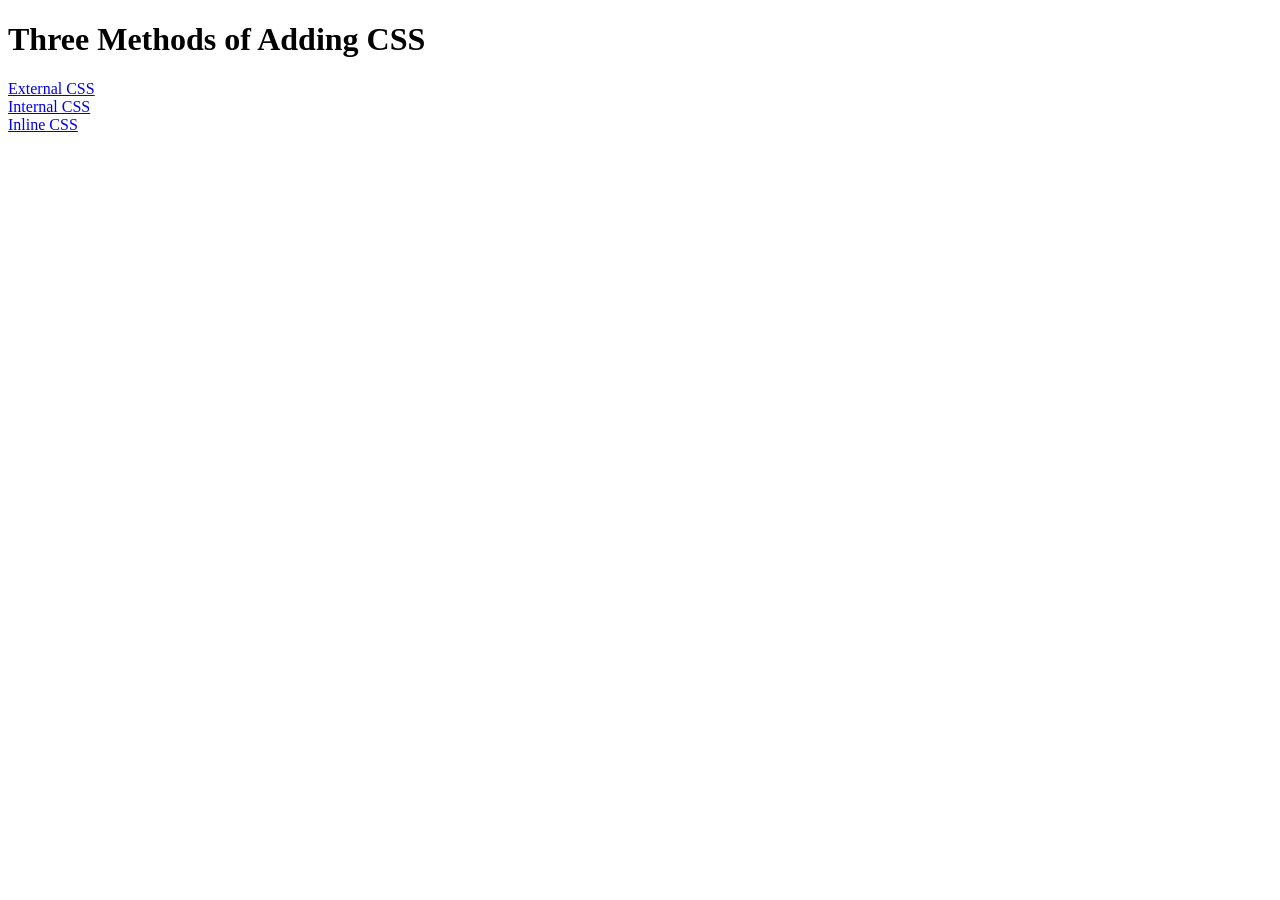
<file: CSS - Activity 1/index.html>
<!DOCTYPE html>
<html lang="en">

<head>
  <meta charset="UTF-8">
  <title>Adding CSS</title>
</head>

<body>
  <h1>Three Methods of Adding CSS</h1>
  <a href = "external.html">External CSS</a> <br>
  <a href = "internal.html">Internal CSS</a> <br>
  <a href = "inline.html">Inline CSS</a> <br>
</body>

</html>
</file>
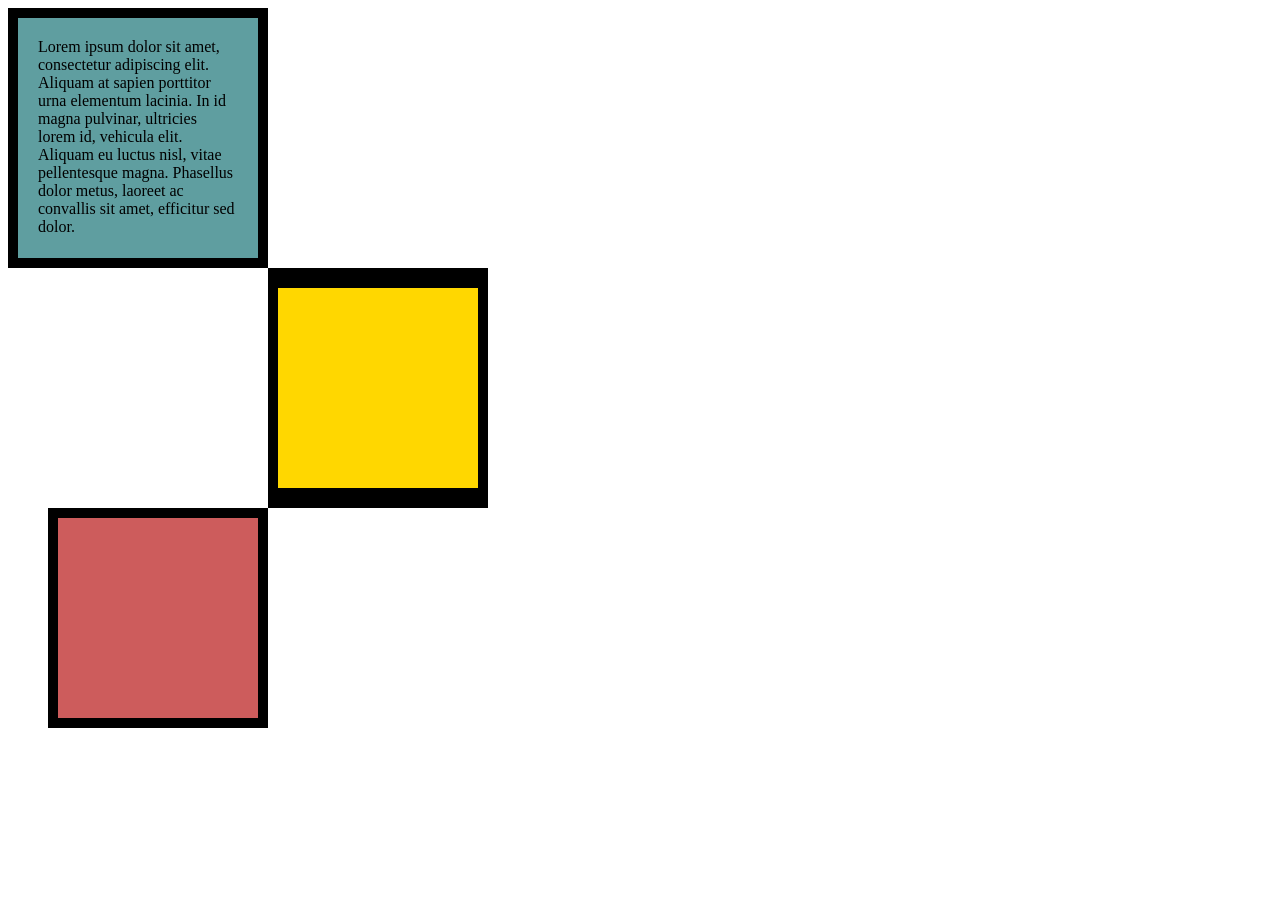
<file: CSS - Activity 2/index.html>
<!DOCTYPE html>
<html lang="en">

<head>
  <meta charset="UTF-8">
  <title>CSS Box Model</title>
  <style>
    div {
      width: 200px;
      height: 200px;
    }

    .first {
      background-color: cadetblue;
      padding: 20px;
      border: 10px solid black;
    }

    p {
      margin: 0;
    }

    .second {
      background-color: gold;
      border-top: 20px solid black;
      border-bottom: 20px solid black;
      border-left: 10px solid black;
      border-right: 10px solid black;
      margin-left: 260px;
    }

    .third {
      background-color: indianred;
      border: 10px solid black;
      margin-left: 40px;
    }
  </style>
</head>

<body>
  <div class="first">
    <p>
      Lorem ipsum dolor sit amet, consectetur adipiscing elit.
      Aliquam at sapien porttitor urna elementum lacinia. In
      id magna pulvinar, ultricies lorem id, vehicula elit.
      Aliquam eu luctus nisl, vitae pellentesque magna. Phasellus
      dolor metus, laoreet ac convallis sit amet, efficitur sed
      dolor.
    </p>
  </div>

  <div class="second"></div>

  <div class="third"></div>
</body>

</html>
</file>
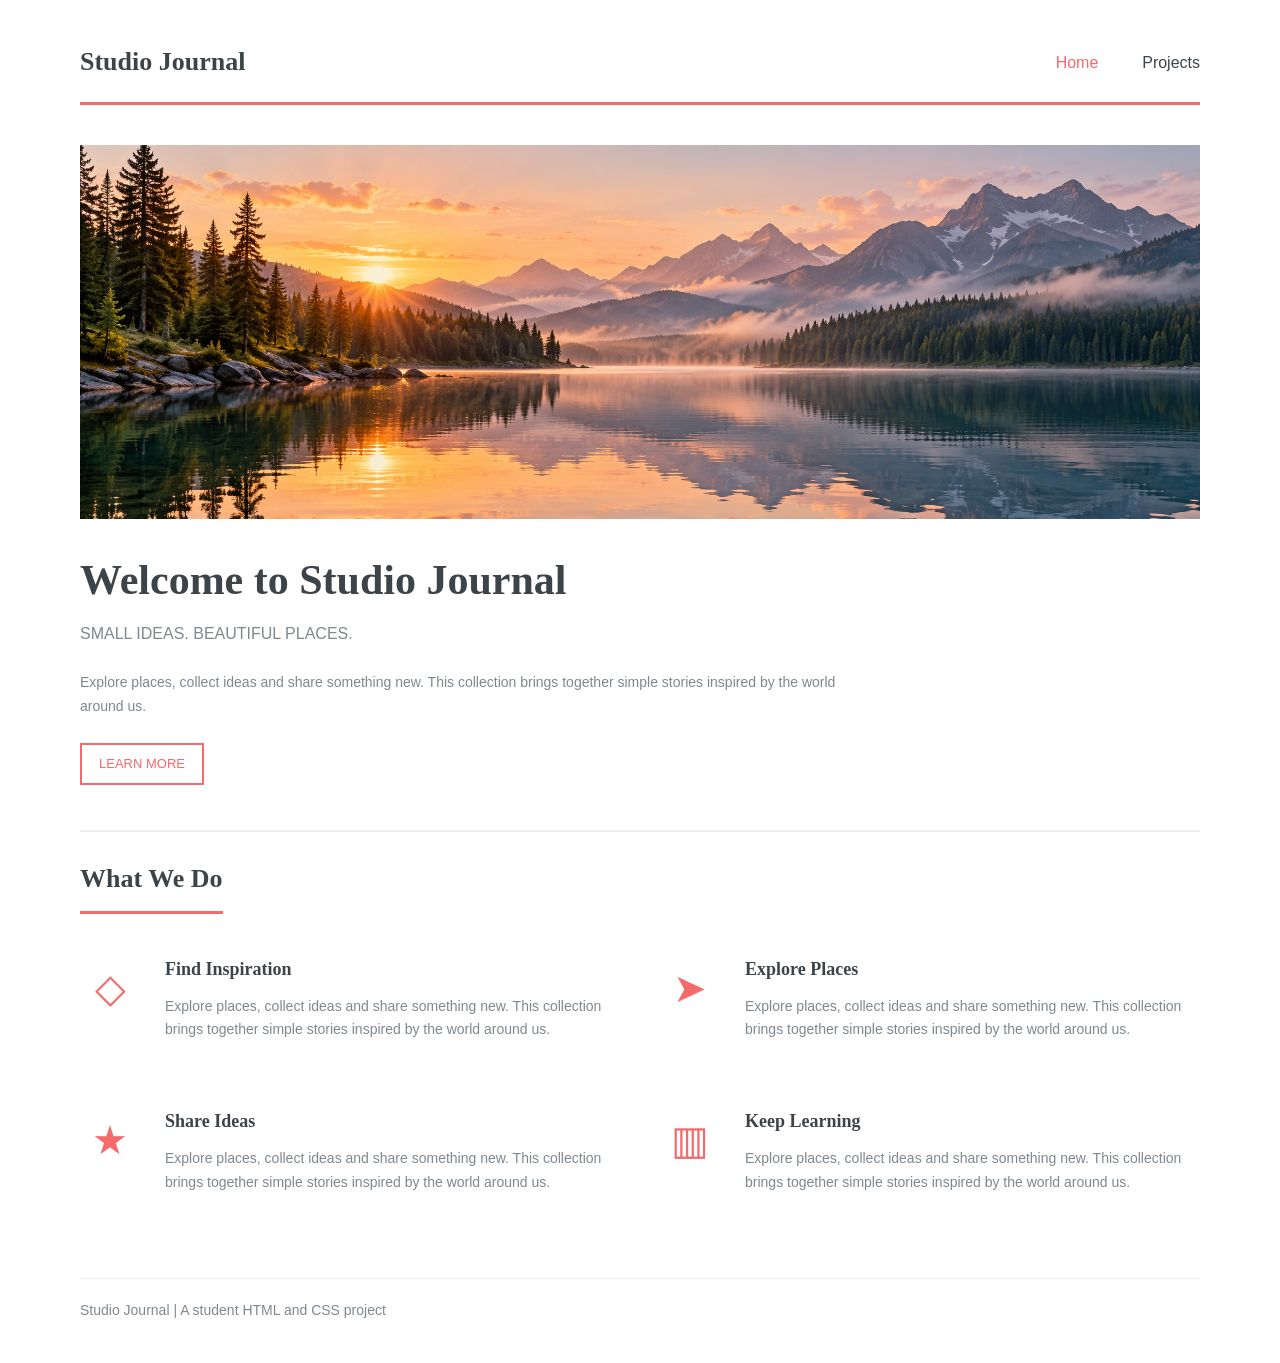
<file: Lab Practical 2/index.html>
<!DOCTYPE html>
<html lang="en">
<head>
    <meta charset="UTF-8">
    <meta name="viewport" content="width=device-width, initial-scale=1.0">
    <title>Studio Journal | Home</title>
    <link rel="stylesheet" href="style.css">
</head>
<body>
    <header>
        <a class="logo" href="index.html"><strong>Studio Journal</strong></a>
        <nav>
            <a href="index.html" class="active" aria-current="page">Home</a>
            <a href="projects.html">Projects</a>
        </nav>
    </header>

    <main>
        <section class="intro">
            <img class="banner" src="images/pic10.png" alt="Mountain lake at sunrise">
            <h1>Welcome to Studio Journal</h1>
            <p class="subtitle">Small ideas. Beautiful places.</p>
            <p>Explore places, collect ideas and share something new. This collection brings together simple stories inspired by the world around us.</p>
            <a class="button" href="#features">Learn More</a>
        </section>

        <section id="features">
            <h2>What We Do</h2>
            <div class="features">
                <article class="feature">
                    <span class="icon" aria-hidden="true">◇</span>
                    <div>
                        <h3>Find Inspiration</h3>
                        <p>Explore places, collect ideas and share something new. This collection brings together simple stories inspired by the world around us.</p>
                    </div>
                </article>
                <article class="feature">
                    <span class="icon" aria-hidden="true">➤</span>
                    <div>
                        <h3>Explore Places</h3>
                        <p>Explore places, collect ideas and share something new. This collection brings together simple stories inspired by the world around us.</p>
                    </div>
                </article>
                <article class="feature">
                    <span class="icon" aria-hidden="true">★</span>
                    <div>
                        <h3>Share Ideas</h3>
                        <p>Explore places, collect ideas and share something new. This collection brings together simple stories inspired by the world around us.</p>
                    </div>
                </article>
                <article class="feature">
                    <span class="icon" aria-hidden="true">▥</span>
                    <div>
                        <h3>Keep Learning</h3>
                        <p>Explore places, collect ideas and share something new. This collection brings together simple stories inspired by the world around us.</p>
                    </div>
                </article>
            </div>
        </section>
    </main>
    <footer>Studio Journal | A student HTML and CSS project</footer>
</body>
</html>
</file>
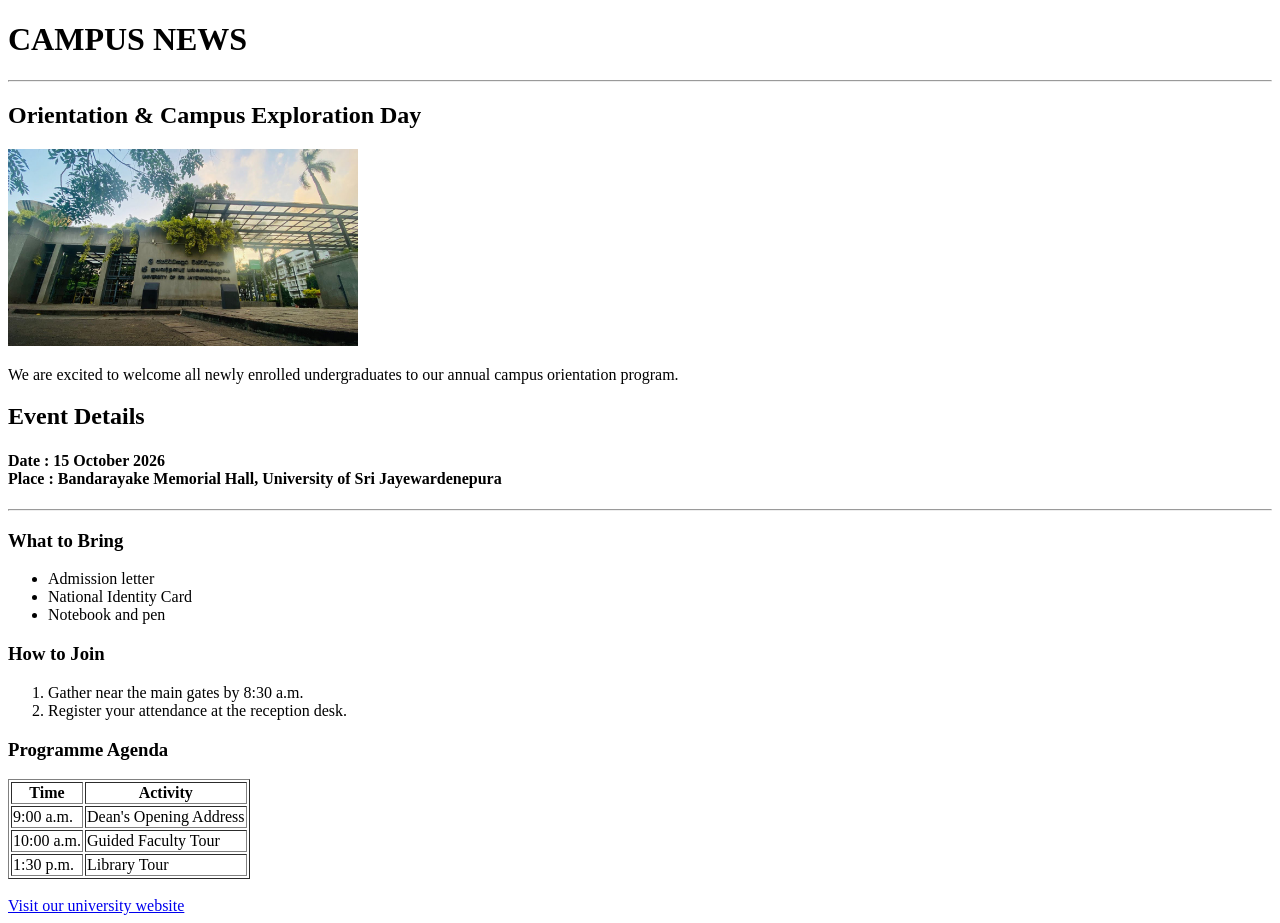
<file: Lab Practical 1/Campus News.html>
<!DOCTYPE html>
<html lang="en">
    <head>
        <meta charset="UTF-8">
    <title>CAMPUS NEWS | USJP</title>
    </head>
    
    <body>

        <h1>CAMPUS NEWS</h1>
        <hr>
        <h2>Orientation & Campus Exploration Day</h2>

        <img src="university.jpg" alt="University campus" width="350">

        <p>We are excited to welcome all newly enrolled undergraduates to our annual campus orientation program.</p>

        <h2>Event Details</h2>
        <h4>
            Date  : 15 October 2026<br>
            Place : Bandarayake Memorial Hall, University of Sri Jayewardenepura<br>
        </h4>

        <hr>

        <h3>What to Bring</h3>
        <ul>
            <li>Admission letter</li>
            <li>National Identity Card</li>
            <li>Notebook and pen</li>
        </ul>

        <h3>How to Join</h3>
        <ol>
            <li>Gather near the main gates by 8:30 a.m.</li>
            <li>Register your attendance at the reception desk.</li>
        </ol>

        <h3>Programme Agenda</h3>
        <table border="1">
            <tr>
                <th>Time</th>
                <th>Activity</th>
            </tr>
            <tr>
                <td>9:00 a.m.</td>
                <td>Dean's Opening Address</td>
            </tr>
            <tr>
                <td>10:00 a.m.</td>
                <td>Guided Faculty Tour</td>
            </tr>
            <tr>
                <td>1:30 p.m.</td>
                <td>Library Tour</td>
        </table>

        <br>

        <a href="https://www.sjp.ac.lk/">Visit our university website</a>

    </body>
</html>
</file>
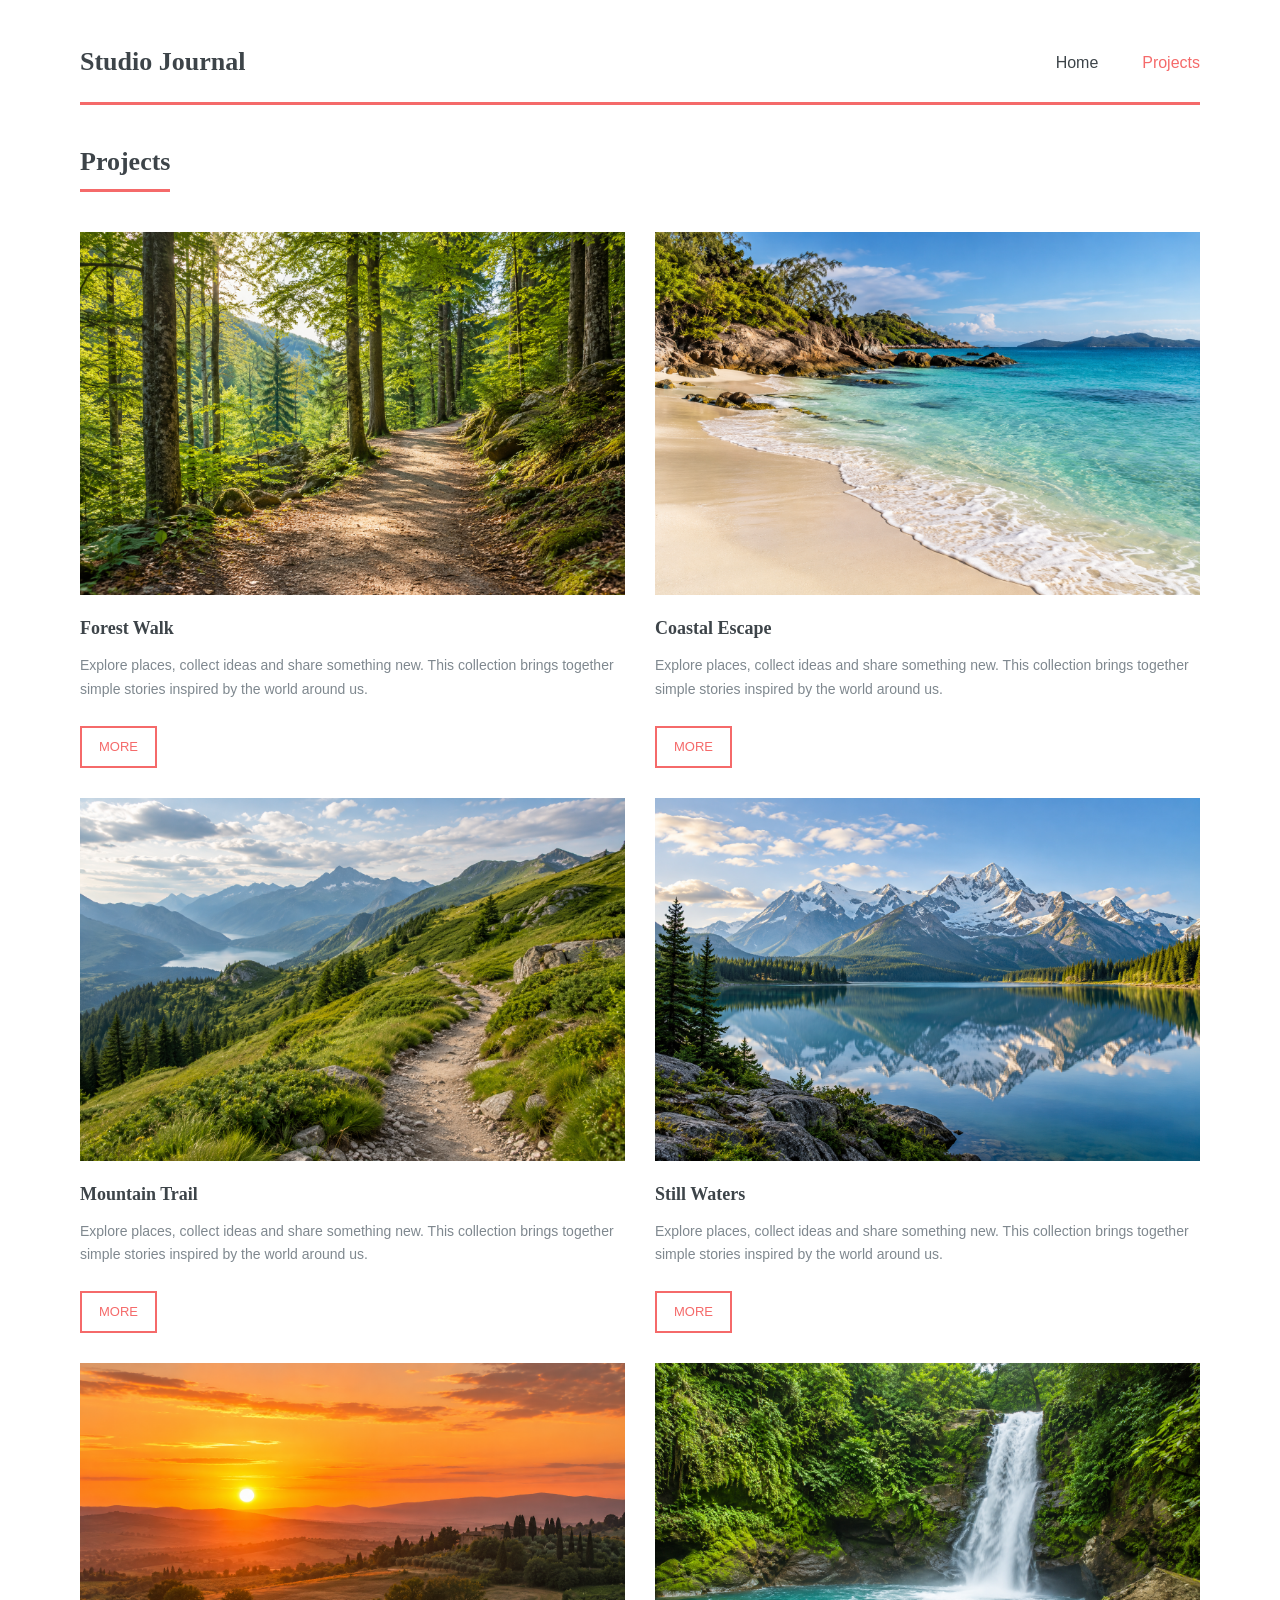
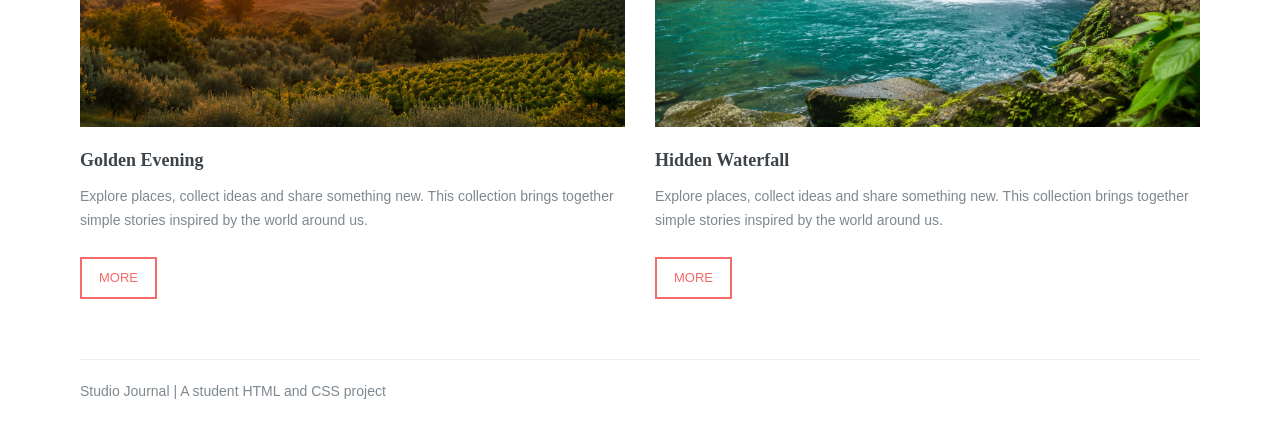
<file: Lab Practical 2/projects.html>
<!DOCTYPE html>
<html lang="en">
<head>
    <meta charset="UTF-8">
    <meta name="viewport" content="width=device-width, initial-scale=1.0">
    <title>Studio Journal | Projects</title>
    <link rel="stylesheet" href="style.css">
</head>
<body>
    <header>
        <a class="logo" href="index.html"><strong>Studio Journal</strong></a>
        <nav>
            <a href="index.html">Home</a>
            <a href="projects.html" class="active" aria-current="page">Projects</a>
        </nav>
    </header>

    <main>
        <section>
            <h1 class="section-title">Projects</h1>
            <div class="projects">
                <article>
                    <img src="images/pic01.png" alt="Sunlit path through a green forest">
                    <h3>Forest Walk</h3>
                    <p>Explore places, collect ideas and share something new. This collection brings together simple stories inspired by the world around us.</p>
                    <a class="button" href="images/pic01.png">More</a>
                </article>
                <article>
                    <img src="images/pic02.png" alt="Sandy coastline beside turquoise water">
                    <h3>Coastal Escape</h3>
                    <p>Explore places, collect ideas and share something new. This collection brings together simple stories inspired by the world around us.</p>
                    <a class="button" href="images/pic02.png">More</a>
                </article>
                <article>
                    <img src="images/pic03.png" alt="Trail through green mountain hills">
                    <h3>Mountain Trail</h3>
                    <p>Explore places, collect ideas and share something new. This collection brings together simple stories inspired by the world around us.</p>
                    <a class="button" href="images/pic03.png">More</a>
                </article>
                <article>
                    <img src="images/pic04.png" alt="Lake reflecting distant mountains">
                    <h3>Still Waters</h3>
                    <p>Explore places, collect ideas and share something new. This collection brings together simple stories inspired by the world around us.</p>
                    <a class="button" href="images/pic04.png">More</a>
                </article>
                <article>
                    <img src="images/pic05.png" alt="Sunset over rolling countryside">
                    <h3>Golden Evening</h3>
                    <p>Explore places, collect ideas and share something new. This collection brings together simple stories inspired by the world around us.</p>
                    <a class="button" href="images/pic05.png">More</a>
                </article>
                <article>
                    <img src="images/pic06.png" alt="Waterfall surrounded by green plants">
                    <h3>Hidden Waterfall</h3>
                    <p>Explore places, collect ideas and share something new. This collection brings together simple stories inspired by the world around us.</p>
                    <a class="button" href="images/pic06.png">More</a>
                </article>
            </div>
        </section>
    </main>
    <footer>Studio Journal | A student HTML and CSS project</footer>
</body>
</html>
</file>
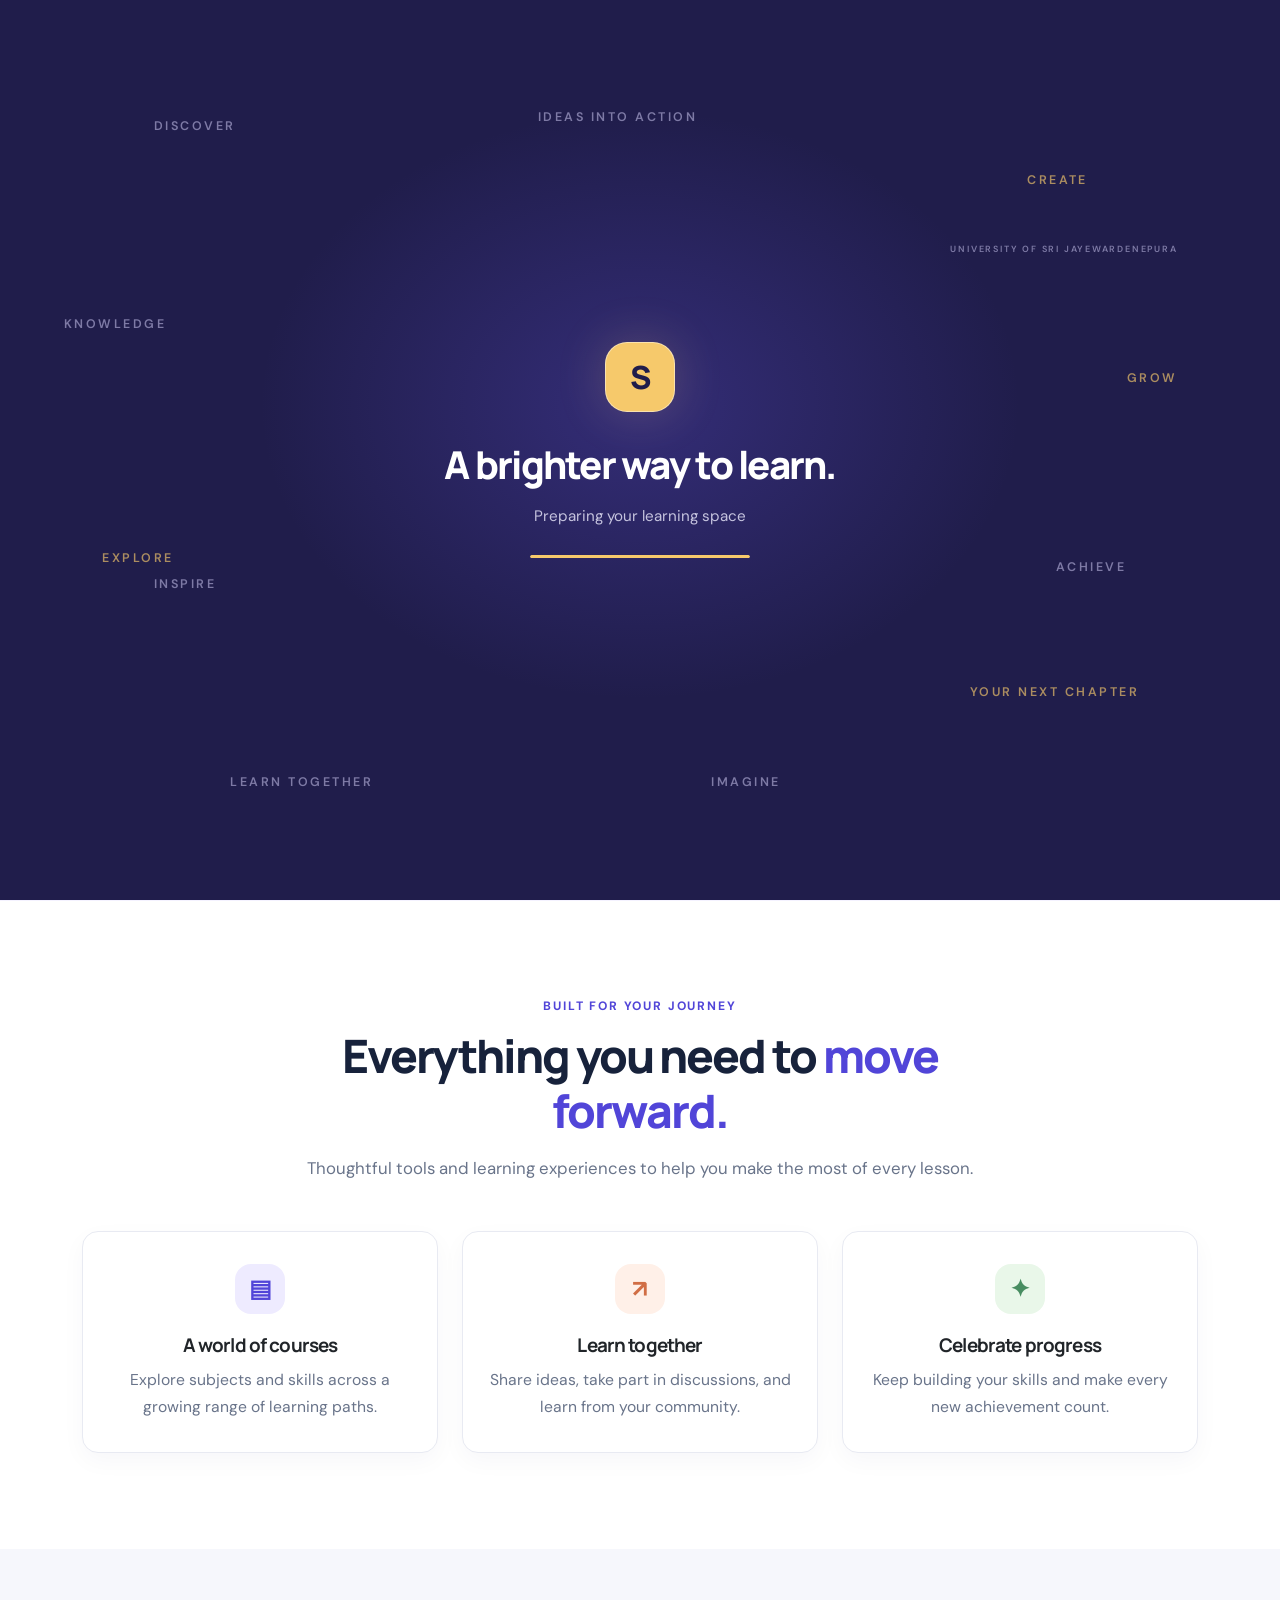
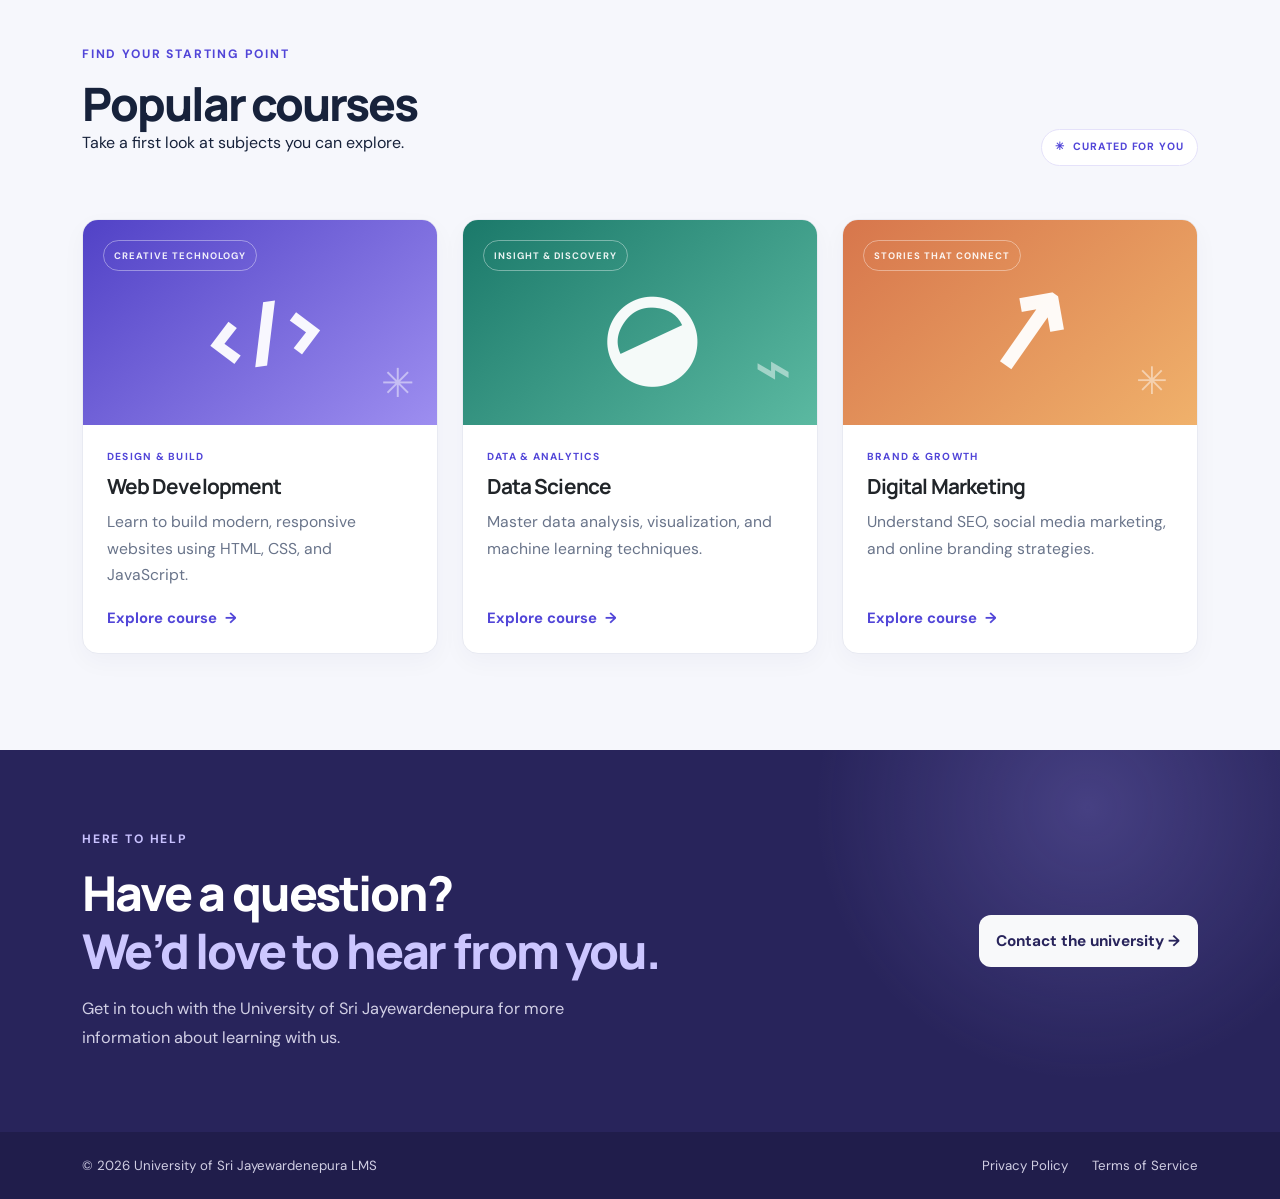
<file: Practical 2 - LMS using Bootstrap/LMS.html>
<!DOCTYPE html>
<html lang="en">

<head>
    <meta charset="UTF-8">
    <meta name="viewport" content="width=device-width, initial-scale=1.0">
    <title>LMS</title>

    <script>
        document.documentElement.classList.add("has-loader");
        window.lmsLoaderFallback = window.setTimeout(() => {
            document.documentElement.classList.remove("has-loader", "loader-exiting");
        }, 4000);
    </script>
    <link href="https://cdn.jsdelivr.net/npm/bootstrap@5.3.3/dist/css/bootstrap.min.css" rel="stylesheet">
    <link href="style.css" rel="stylesheet">
</head>

<body class="min-vh-100">

    <div class="loading-screen" id="loading-screen" aria-hidden="true">
        <span class="loading-word loading-word-one">DISCOVER</span>
        <span class="loading-word loading-word-two">CREATE</span>
        <span class="loading-word loading-word-three">KNOWLEDGE</span>
        <span class="loading-word loading-word-four">GROW</span>
        <span class="loading-word loading-word-five">INSPIRE</span>
        <span class="loading-word loading-word-six">YOUR NEXT CHAPTER</span>
        <span class="loading-word loading-word-seven">LEARN TOGETHER</span>
        <span class="loading-word loading-word-eight">IDEAS INTO ACTION</span>
        <span class="loading-word loading-word-nine">EXPLORE</span>
        <span class="loading-word loading-word-ten">ACHIEVE</span>
        <span class="loading-word loading-word-eleven">IMAGINE</span>
        <span class="loading-word loading-word-twelve">UNIVERSITY OF SRI JAYEWARDENEPURA</span>
        <div class="loading-center">
            <span class="loading-mark" aria-hidden="true">S</span>
            <p class="loading-title">A brighter way to learn.</p>
            <p class="loading-caption">Preparing your learning space</p>
            <div class="loading-progress" aria-hidden="true"><span></span></div>
        </div>
    </div>
    <p class="visually-hidden" role="status" aria-live="polite">Preparing your learning space.</p>

    <div class="container-fluid p-0 min-vh-100 d-flex flex-column">

        <a class="skip-link" href="#main-content">Skip to content</a>

        <nav class="navbar navbar-expand-lg navbar-dark site-navbar">
            <div class="container">
                <a class="navbar-brand brand-lockup" href="#home"
                    aria-label="University of Sri Jayewardenepura Learning Management System">
                    <span class="brand-mark" aria-hidden="true">S</span>
                    <span class="brand-copy">
                        <span class="brand-title">Learning Management System</span>
                        <span class="brand-subtitle">University of Sri Jayewardenepura</span>
                    </span>
                </a>

                <button class="navbar-toggler" type="button" data-bs-toggle="collapse" data-bs-target="#menu"
                    aria-controls="menu" aria-expanded="false" aria-label="Toggle navigation">
                    <span class="navbar-toggler-icon"></span>
                </button>

                <div class="collapse navbar-collapse" id="menu">
                    <ul class="navbar-nav ms-auto align-items-lg-center">
                        <li class="nav-item">
                            <a class="nav-link active" aria-current="page" href="#home">Home</a>
                        </li>
                        <li class="nav-item">
                            <a class="nav-link" href="#courses">Courses</a>
                        </li>
                        <li class="nav-item">
                            <a class="nav-link" href="#about">About</a>
                        </li>
                        <li class="nav-item">
                            <a class="nav-link" href="#contact">Contact</a>
                        </li>
                    </ul>
                    <button id="theme-toggle" class="btn theme-toggle ms-lg-3 mt-3 mt-lg-0" type="button"
                        aria-pressed="false">
                        <span id="theme-toggle-icon" aria-hidden="true">🌙</span>
                        <span id="theme-toggle-label">Dark mode</span>
                    </button>
                </div>
            </div>
        </nav>

        <main id="main-content" class="flex-grow-1">

            <section id="home" class="hero-section">
                <div class="container hero-inner">
                    <div class="hero-copy">
                        <p class="eyebrow"><span class="eyebrow-dot"></span> YOUR CAMPUS, YOUR CLASSROOM</p>
                        <h1><span id="greeting"></span><br>Make learning <span class="highlight-text">your next
                                step.</span></h1>
                        <p class="hero-description">
                            Explore your courses, discover new skills, and find everything you need to keep moving
                            forward—all in one place.
                        </p>
                        <div class="hero-actions">
                            <a href="#courses" class="btn btn-primary btn-lg">Explore courses <span
                                    aria-hidden="true">→</span></a>
                            <a href="#about" class="hero-secondary-link">Discover the platform <span
                                    aria-hidden="true">↓</span></a>
                        </div>
                        <p class="hero-datetime">
                            <span aria-hidden="true">◷</span>
                            <time id="current-datetime" aria-label="Current date and time"></time>
                        </p>
                    </div>

                    <div class="hero-visual" aria-label="A visual overview of your learning journey">
                        <div class="orbit orbit-one"></div>
                        <div class="orbit orbit-two"></div>
                        <div class="learning-panel">
                            <div class="panel-topline">
                                <span class="panel-label">LEARNING, IN FOCUS</span>
                                <span class="panel-spark" aria-hidden="true">✳</span>
                            </div>
                            <p class="panel-heading">A space to<br>grow your ideas.</p>
                            <div class="learning-path">
                                <span class="path-icon path-icon-purple" aria-hidden="true">✳</span>
                                <span><strong>Explore</strong><small>Find a topic that inspires you</small></span>
                                <span class="path-number">01</span>
                            </div>
                            <div class="learning-path">
                                <span class="path-icon path-icon-yellow" aria-hidden="true">↗</span>
                                <span><strong>Learn</strong><small>Build knowledge at your pace</small></span>
                                <span class="path-number">02</span>
                            </div>
                            <div class="learning-path">
                                <span class="path-icon path-icon-green" aria-hidden="true">✦</span>
                                <span><strong>Achieve</strong><small>Put new skills into practice</small></span>
                                <span class="path-number">03</span>
                            </div>
                        </div>
                        <span class="hero-decoration decoration-one" aria-hidden="true">✳</span>
                        <span class="hero-decoration decoration-two" aria-hidden="true">✦</span>
                    </div>
                </div>
            </section>

            <section id="about" class="features-section section-space">
                <div class="container">
                    <div class="section-heading">
                        <p class="eyebrow">BUILT FOR YOUR JOURNEY</p>
                        <h2>Everything you need to <span class="highlight-text">move forward.</span></h2>
                        <p>Thoughtful tools and learning experiences to help you make the most of every lesson.</p>
                    </div>
                    <div class="row g-4">

                        <div class="col-md-4">
                            <div class="card feature-card h-100 shadow-sm">
                                <div class="card-body text-center p-4">
                                    <span class="feature-icon icon-blue" aria-hidden="true">▤</span>
                                    <h3 class="card-title">A world of courses</h3>
                                    <p class="card-text">Explore subjects and skills across a growing range of learning
                                        paths.</p>
                                </div>
                            </div>
                        </div>

                        <div class="col-md-4">
                            <div class="card feature-card h-100 shadow-sm">
                                <div class="card-body text-center p-4">
                                    <span class="feature-icon icon-peach" aria-hidden="true">↗</span>
                                    <h3 class="card-title">Learn together</h3>
                                    <p class="card-text">Share ideas, take part in discussions, and learn from your
                                        community.</p>
                                </div>
                            </div>
                        </div>

                        <div class="col-md-4">
                            <div class="card feature-card h-100 shadow-sm">
                                <div class="card-body text-center p-4">
                                    <span class="feature-icon icon-lime" aria-hidden="true">✦</span>
                                    <h3 class="card-title">Celebrate progress</h3>
                                    <p class="card-text">Keep building your skills and make every new achievement count.
                                    </p>
                                </div>
                            </div>
                        </div>

                    </div>
                </div>
            </section>

            <section id="courses" class="courses-section section-space">
                <div class="container">
                    <div class="section-heading courses-heading">
                        <div>
                            <p class="eyebrow">FIND YOUR STARTING POINT</p>
                            <h2>Popular courses</h2>
                            <p>Take a first look at subjects you can explore.</p>
                        </div>
                        <span class="course-count"><span aria-hidden="true">✳</span> CURATED FOR YOU</span>
                    </div>
                    <div class="row g-4">

                        <div class="col-md-4">
                            <div class="card course-card h-100 shadow-sm">
                                <div class="course-art course-art-web" aria-hidden="true">
                                    <span class="art-label">CREATIVE TECHNOLOGY</span>
                                    <span class="art-symbol">&lt;/&gt;</span>
                                    <span class="art-decoration art-decoration-web">✳</span>
                                </div>
                                <div class="card-body p-4">
                                    <span class="course-category">DESIGN &amp; BUILD</span>
                                    <h3 class="card-title">Web Development</h3>
                                    <p class="card-text">Learn to build modern, responsive websites using HTML, CSS, and
                                        JavaScript.</p>
                                    <button type="button" class="btn course-link" data-bs-toggle="modal"
                                        data-bs-target="#webDevelopmentModal"
                                        aria-label="Learn more about Web Development">Explore course <span
                                            aria-hidden="true">→</span></button>
                                </div>
                            </div>
                        </div>

                        <div class="col-md-4">
                            <div class="card course-card h-100 shadow-sm">
                                <div class="course-art course-art-data" aria-hidden="true">
                                    <span class="art-label">INSIGHT &amp; DISCOVERY</span>
                                    <span class="art-symbol art-symbol-data">◒</span>
                                    <span class="art-decoration art-decoration-data">⌁</span>
                                </div>
                                <div class="card-body p-4">
                                    <span class="course-category">DATA &amp; ANALYTICS</span>
                                    <h3 class="card-title">Data Science</h3>
                                    <p class="card-text">Master data analysis, visualization, and machine learning
                                        techniques.</p>
                                    <button type="button" class="btn course-link" data-bs-toggle="modal"
                                        data-bs-target="#dataScienceModal"
                                        aria-label="Learn more about Data Science">Explore course <span
                                            aria-hidden="true">→</span></button>
                                </div>
                            </div>
                        </div>

                        <div class="col-md-4">
                            <div class="card course-card h-100 shadow-sm">
                                <div class="course-art course-art-marketing" aria-hidden="true">
                                    <span class="art-label">STORIES THAT CONNECT</span>
                                    <span class="art-symbol art-symbol-marketing">↗</span>
                                    <span class="art-decoration art-decoration-marketing">✳</span>
                                </div>
                                <div class="card-body p-4">
                                    <span class="course-category">BRAND &amp; GROWTH</span>
                                    <h3 class="card-title">Digital Marketing</h3>
                                    <p class="card-text">Understand SEO, social media marketing, and online branding
                                        strategies.</p>
                                    <button type="button" class="btn course-link" data-bs-toggle="modal"
                                        data-bs-target="#digitalMarketingModal"
                                        aria-label="Learn more about Digital Marketing">Explore course <span
                                            aria-hidden="true">→</span></button>
                                </div>
                            </div>
                        </div>

                    </div>
                </div>
            </section>

            <div class="modal fade" id="webDevelopmentModal" tabindex="-1" aria-labelledby="webDevelopmentModalLabel"
                aria-hidden="true">
                <div class="modal-dialog modal-dialog-centered">
                    <div class="modal-content">
                        <div class="modal-header">
                            <h2 class="modal-title fs-4" id="webDevelopmentModalLabel">💻 Web Development</h2>
                            <button type="button" class="btn-close" data-bs-dismiss="modal" aria-label="Close"></button>
                        </div>
                        <div class="modal-body">
                            <p>Learn how websites are planned, built, and brought to life in a browser. Start with the
                                foundations, then put them together in responsive pages of your own.</p>
                            <h3 class="fs-6 fw-bold">Explore topics like</h3>
                            <ul class="mb-0">
                                <li>HTML structure and accessible content</li>
                                <li>CSS styling, layouts, and responsive design</li>
                                <li>JavaScript fundamentals and interactivity</li>
                            </ul>
                        </div>
                        <div class="modal-footer">
                            <button type="button" class="btn btn-secondary" data-bs-dismiss="modal">Close</button>
                        </div>
                    </div>
                </div>
            </div>

            <div class="modal fade" id="dataScienceModal" tabindex="-1" aria-labelledby="dataScienceModalLabel"
                aria-hidden="true">
                <div class="modal-dialog modal-dialog-centered">
                    <div class="modal-content">
                        <div class="modal-header">
                            <h2 class="modal-title fs-4" id="dataScienceModalLabel">📊 Data Science</h2>
                            <button type="button" class="btn-close" data-bs-dismiss="modal" aria-label="Close"></button>
                        </div>
                        <div class="modal-body">
                            <p>Discover how to turn raw data into useful insights. Practice asking questions, exploring
                                datasets, and communicating what the results mean.</p>
                            <h3 class="fs-6 fw-bold">Explore topics like</h3>
                            <ul class="mb-0">
                                <li>Data preparation and exploratory analysis</li>
                                <li>Charts, visualization, and communicating findings</li>
                                <li>Introduction to statistics and machine learning</li>
                            </ul>
                        </div>
                        <div class="modal-footer">
                            <button type="button" class="btn btn-secondary" data-bs-dismiss="modal">Close</button>
                        </div>
                    </div>
                </div>
            </div>

            <div class="modal fade" id="digitalMarketingModal" tabindex="-1"
                aria-labelledby="digitalMarketingModalLabel" aria-hidden="true">
                <div class="modal-dialog modal-dialog-centered">
                    <div class="modal-content">
                        <div class="modal-header">
                            <h2 class="modal-title fs-4" id="digitalMarketingModalLabel">📣 Digital Marketing</h2>
                            <button type="button" class="btn-close" data-bs-dismiss="modal" aria-label="Close"></button>
                        </div>
                        <div class="modal-body">
                            <p>Learn how organizations reach and engage audiences online. Explore practical ways to
                                build a digital presence and measure how well a campaign is working.</p>
                            <h3 class="fs-6 fw-bold">Explore topics like</h3>
                            <ul class="mb-0">
                                <li>Search engine optimization (SEO)</li>
                                <li>Social media and content strategy</li>
                                <li>Online branding and campaign analytics</li>
                            </ul>
                        </div>
                        <div class="modal-footer">
                            <button type="button" class="btn btn-secondary" data-bs-dismiss="modal">Close</button>
                        </div>
                    </div>
                </div>
            </div>

            <div class="modal fade" id="privacyModal" tabindex="-1" aria-labelledby="privacyModalLabel"
                aria-hidden="true">
                <div class="modal-dialog modal-dialog-centered">
                    <div class="modal-content">
                        <div class="modal-header">
                            <h2 class="modal-title fs-4" id="privacyModalLabel">Privacy information</h2>
                            <button type="button" class="btn-close" data-bs-dismiss="modal" aria-label="Close"></button>
                        </div>
                        <div class="modal-body">
                            <p>This learning page is a demonstration and does not collect or send personal information.
                                Your light or dark mode choice is saved in this browser only.</p>
                            <p class="mb-0">For the University of Sri Jayewardenepura’s official information, visit its
                                website or contact the university directly.</p>
                        </div>
                        <div class="modal-footer">
                            <a class="btn btn-primary" href="https://www.sjp.ac.lk/contact-us/" target="_blank"
                                rel="noopener noreferrer">Official USJ contact <span aria-hidden="true">↗</span></a>
                            <button type="button" class="btn btn-secondary" data-bs-dismiss="modal">Close</button>
                        </div>
                    </div>
                </div>
            </div>

            <div class="modal fade" id="termsModal" tabindex="-1" aria-labelledby="termsModalLabel" aria-hidden="true">
                <div class="modal-dialog modal-dialog-centered">
                    <div class="modal-content">
                        <div class="modal-header">
                            <h2 class="modal-title fs-4" id="termsModalLabel">Terms of service</h2>
                            <button type="button" class="btn-close" data-bs-dismiss="modal" aria-label="Close"></button>
                        </div>
                        <div class="modal-body">
                            <p>This page is an educational demonstration, not an official University of Sri
                                Jayewardenepura learning service. Course descriptions are illustrative and do not
                                provide enrollment or course access.</p>
                            <p class="mb-0">For official university services and information, use the University of Sri
                                Jayewardenepura website.</p>
                        </div>
                        <div class="modal-footer">
                            <a class="btn btn-primary" href="https://www.sjp.ac.lk/" target="_blank"
                                rel="noopener noreferrer">Official USJ website <span aria-hidden="true">↗</span></a>
                            <button type="button" class="btn btn-secondary" data-bs-dismiss="modal">Close</button>
                        </div>
                    </div>
                </div>
            </div>

            <section id="contact" class="contact-section">
                <div class="container contact-inner">
                    <div>
                        <p class="eyebrow">HERE TO HELP</p>
                        <h2>Have a question?<br><span>We’d love to hear from you.</span></h2>
                        <p>Get in touch with the University of Sri Jayewardenepura for more information about learning
                            with us.</p>
                    </div>
                    <a href="mailto:info@sjp.ac.lk" class="btn btn-light btn-lg">Contact the university <span
                            aria-hidden="true">→</span></a>
                </div>
            </section>

        </main>

        <footer class="site-footer mt-auto">
            <div class="container footer-inner">
                <p class="mb-0">© 2026 University of Sri Jayewardenepura LMS</p>
                <div class="footer-links">
                    <a href="#privacyModal" data-bs-toggle="modal" role="button">Privacy Policy</a>
                    <a href="#termsModal" data-bs-toggle="modal" role="button">Terms of Service</a>
                </div>
            </div>
        </footer>

    </div>

    <script src="https://cdn.jsdelivr.net/npm/bootstrap@5.3.3/dist/js/bootstrap.bundle.min.js"></script>
    <script src="test.js"></script>

</body>

</html>
</file>
<file: Lab Practical 2/style.css>
* {
    box-sizing: border-box;
}

body {
    max-width: 1200px;
    margin: auto;
    padding: 40px;
    color: #7f888f;
    font-family: Arial, sans-serif;
    font-size: 14px;
    line-height: 1.7;
}

h1, h2, h3, .logo, .button {
    font-family: Georgia, serif;
    color: #3d4449;
}

h1 {
    font-size: 42px;
    line-height: 1.3;
    margin-bottom: 12px;
}

h2, .section-title {
    display: table;
    font-size: 26px;
    border-bottom: 3px solid #f56a6a;
    padding-bottom: 10px;
    margin: 0 0 40px;
}

h3 {
    font-size: 18px;
    margin: 18px 0 10px;
}

p {
    margin: 0 0 24px;
}

header {
    display: flex;
    justify-content: space-between;
    align-items: center;
    border-bottom: 3px solid #f56a6a;
    padding-bottom: 18px;
    margin-bottom: 40px;
}

.logo {
    font-size: 26px;
    text-decoration: none;
}

nav a {
    color: #3d4449;
    text-decoration: none;
    margin-left: 40px;
    font-size: 16px;
}

nav a.active {
    color: #f56a6a;
}

main {
    width: 100%;
}

.banner {
    width: 100%;
    display: block;
    margin-bottom: 25px;
}

.subtitle {
    font-size: 16px;
    text-transform: uppercase;
}

.intro p {
    max-width: 760px;
}

.button {
    display: inline-block;
    border: 2px solid #f56a6a;
    padding: 8px 17px;
    color: #f56a6a;
    text-decoration: none;
    font-family: Arial, sans-serif;
    font-size: 13px;
    text-transform: uppercase;
}

.button:hover {
    background-color: #f56a6a;
    color: white;
}

#features {
    border-top: 2px solid #eeeeee;
    margin-top: 45px;
    padding-top: 25px;
}

.features {
    display: grid;
    grid-template-columns: 1fr 1fr;
    gap: 40px;
}

.feature {
    display: grid;
    grid-template-columns: 60px 1fr;
    gap: 25px;
}

.icon {
    color: #f56a6a;
    font-size: 40px;
    text-align: center;
}

.feature h3 {
    margin-top: 0;
}

.projects {
    display: grid;
    grid-template-columns: 1fr 1fr;
    gap: 30px;
}

.projects img {
    width: 100%;
    display: block;
}

.projects h3 {
    margin-bottom: 10px;
}

footer {
    border-top: 1px solid #eeeeee;
    margin-top: 60px;
    padding-top: 20px;
}

@media (max-width: 700px) {
    .features,
    .projects {
        grid-template-columns: 1fr;
    }

    header {
        flex-direction: column;
        align-items: flex-start;
    }

    nav {
        margin-top: 15px;
    }
}
</file>
<file: Practical 2 - LMS using Bootstrap/style.css>
@import url("https://fonts.googleapis.com/css2?family=DM+Sans:wght@400;500;600;700&family=Manrope:wght@400;500;600;700;800&display=swap");

:root {
    --ink: #17223b;
    --muted: #69748a;
    --primary: #5145d8;
    --primary-dark: #4035bb;
    --surface: #ffffff;
    --surface-soft: #f6f7fc;
    --line: #e8eaf2;
    --hero-background: #f4f2ff;
    --bs-primary: #5145d8;
    --bs-primary-rgb: 81, 69, 216;
    --bs-body-font-family: "DM Sans", sans-serif;
}

* {
    box-sizing: border-box;
}

html {
    scroll-behavior: smooth;
    scroll-padding-top: 5rem;
}

body {
    color: var(--ink);
    background: var(--surface);
    font-family: "DM Sans", sans-serif;
    -webkit-font-smoothing: antialiased;
}

.loading-screen {
    position: fixed;
    z-index: 2000;
    inset: 0;
    display: none;
    overflow: hidden;
    align-items: center;
    justify-content: center;
    color: #fff;
    background:
        radial-gradient(ellipse at 50% 45%, rgba(91, 77, 206, 0.34), transparent 42%),
        #201d4b;
    opacity: 0;
    pointer-events: none;
}

.has-loader .loading-screen {
    display: flex;
    opacity: 1;
    animation: loader-appear 350ms ease-out both;
}

.has-loader.loader-exiting .loading-screen {
    animation: loader-disappear 450ms ease-in both;
}

.loading-center {
    position: relative;
    z-index: 1;
    display: flex;
    width: min(88vw, 430px);
    flex-direction: column;
    align-items: center;
    text-align: center;
}

.loading-mark {
    display: grid;
    width: 70px;
    height: 70px;
    margin-bottom: 1.5rem;
    place-items: center;
    border: 1px solid rgba(255, 255, 255, 0.45);
    border-radius: 22px;
    color: #201d4b;
    background: #f6c96b;
    box-shadow: 0 0 50px rgba(246, 201, 107, 0.2);
    font-family: "Manrope", sans-serif;
    font-size: 2rem;
    font-weight: 800;
    animation: mark-pulse 1s ease-in-out infinite alternate;
}

.loading-title {
    margin: 0;
    font-family: "Manrope", sans-serif;
    font-size: clamp(1.65rem, 5vw, 2.4rem);
    font-weight: 800;
    letter-spacing: -0.045em;
}

.loading-caption {
    margin: 0.7rem 0 0;
    color: #c5c3de;
    font-size: 0.95rem;
}

.loading-progress {
    width: min(220px, 65vw);
    height: 3px;
    overflow: hidden;
    margin-top: 1.75rem;
    border-radius: 10px;
    background: rgba(255, 255, 255, 0.16);
}

.loading-progress span {
    display: block;
    width: 40%;
    height: 100%;
    border-radius: inherit;
    background: #f6c96b;
    animation: loader-progress 1.8s ease-in-out both;
}

.loading-word {
    position: absolute;
    color: rgba(220, 216, 255, 0.5);
    font-size: clamp(0.58rem, 1.4vw, 0.78rem);
    font-weight: 600;
    letter-spacing: 0.2em;
    white-space: nowrap;
    animation: word-drift 2.3s ease-in-out infinite alternate;
}

.loading-word-one {
    top: 13%;
    left: 12%;
    animation-delay: -0.3s;
}

.loading-word-two {
    top: 19%;
    right: 15%;
    color: rgba(246, 201, 107, 0.65);
    animation-delay: -1.1s;
}

.loading-word-three {
    top: 35%;
    left: 5%;
    animation-delay: -0.8s;
}

.loading-word-four {
    top: 41%;
    right: 8%;
    color: rgba(246, 201, 107, 0.65);
    animation-delay: -1.6s;
}

.loading-word-five {
    bottom: 34%;
    left: 12%;
    animation-delay: -1.4s;
}

.loading-word-six {
    bottom: 22%;
    right: 11%;
    color: rgba(246, 201, 107, 0.65);
    animation-delay: -0.6s;
}

.loading-word-seven {
    bottom: 12%;
    left: 18%;
    animation-delay: -1.8s;
}

.loading-word-eight {
    top: 12%;
    left: 42%;
    animation-delay: -0.9s;
}

.loading-word-nine {
    top: 61%;
    left: 8%;
    color: rgba(246, 201, 107, 0.65);
    animation-delay: -1.2s;
}

.loading-word-ten {
    top: 62%;
    right: 12%;
    animation-delay: -0.4s;
}

.loading-word-eleven {
    right: 39%;
    bottom: 12%;
    animation-delay: -1.5s;
}

.loading-word-twelve {
    top: 27%;
    right: 8%;
    font-size: 0.56rem;
    animation-delay: -0.7s;
}

@keyframes loader-appear {
    from {
        opacity: 0;
    }

    to {
        opacity: 1;
    }
}

@keyframes loader-disappear {
    to {
        opacity: 0;
        visibility: hidden;
    }
}

@keyframes mark-pulse {
    from {
        transform: scale(0.96);
        box-shadow: 0 0 25px rgba(246, 201, 107, 0.12);
    }

    to {
        transform: scale(1.04);
        box-shadow: 0 0 50px rgba(246, 201, 107, 0.25);
    }
}

@keyframes loader-progress {
    from {
        width: 0;
    }

    to {
        width: 100%;
    }
}

@keyframes word-drift {
    from {
        opacity: 0.48;
        transform: translateY(5px);
    }

    to {
        opacity: 1;
        transform: translateY(-5px);
    }
}

h1,
h2,
h3,
.brand-title {
    font-family: "Manrope", sans-serif;
    letter-spacing: -0.045em;
}

a {
    text-decoration: none;
}

a:focus-visible,
button:focus-visible {
    outline: 3px solid #f0bb4d;
    outline-offset: 4px;
}

.skip-link {
    position: absolute;
    z-index: 1100;
    top: 0.75rem;
    left: 0.75rem;
    padding: 0.65rem 1rem;
    transform: translateY(-160%);
    border-radius: 0.5rem;
    color: #fff;
    background: var(--ink);
}

.skip-link:focus {
    transform: translateY(0);
}

.site-navbar {
    z-index: 10;
    min-height: 82px;
    padding: 0.85rem 0;
    background: #201d4b;
    animation: intro-navbar 550ms ease-out both;
}

.brand-lockup {
    display: inline-flex;
    align-items: center;
    gap: 0.8rem;
    margin: 0;
    color: #fff;
}

.brand-lockup:hover,
.brand-lockup:focus {
    color: #fff;
}

.brand-mark {
    display: grid;
    width: 42px;
    height: 42px;
    place-items: center;
    border: 1px solid rgba(255, 255, 255, 0.35);
    border-radius: 13px;
    color: #201d4b;
    background: #f6c96b;
    font-family: "Manrope", sans-serif;
    font-size: 1.25rem;
    font-weight: 800;
}

.brand-copy {
    display: flex;
    flex-direction: column;
    gap: 0.1rem;
}

.brand-title {
    font-size: 1.05rem;
    font-weight: 700;
    letter-spacing: -0.035em;
}

.brand-subtitle {
    color: #c5c3de;
    font-size: 0.78rem;
    letter-spacing: 0.015em;
}

.site-navbar .navbar-nav {
    gap: 0.2rem;
}

.site-navbar .nav-link {
    padding: 0.65rem 0.8rem;
    color: #d4d3e6;
    font-size: 0.96rem;
    font-weight: 500;
    transition: color 160ms ease;
}

.site-navbar .nav-link:hover,
.site-navbar .nav-link.active {
    color: #fff;
}

.site-navbar .nav-link.active {
    position: relative;
}

.site-navbar .nav-link.active::after {
    position: absolute;
    right: 0.8rem;
    bottom: 0.35rem;
    left: 0.8rem;
    height: 2px;
    border-radius: 2px;
    background: #f6c96b;
    content: "";
}

.theme-toggle {
    display: inline-flex;
    align-items: center;
    gap: 0.5rem;
    padding: 0.55rem 0.85rem;
    border: 1px solid rgba(255, 255, 255, 0.3);
    border-radius: 0.7rem;
    color: #fff;
    font-size: 0.9rem;
}

.theme-toggle:hover {
    border-color: rgba(255, 255, 255, 0.65);
    color: #fff;
    background: rgba(255, 255, 255, 0.08);
}

.hero-section {
    position: relative;
    overflow: hidden;
    background:
        radial-gradient(ellipse at 80% 50%, rgba(213, 207, 255, 0.6), transparent 38%),
        var(--hero-background);
}

.hero-inner {
    display: grid;
    min-height: max(570px, calc(100vh - 82px));
    min-height: max(570px, calc(100svh - 82px));
    grid-template-columns: 1.04fr 0.96fr;
    align-items: center;
    gap: 3rem;
    padding-top: 5.5rem;
    padding-bottom: 5.5rem;
}

.hero-copy {
    position: relative;
    z-index: 1;
    max-width: 620px;
    animation: intro-rise 700ms 100ms cubic-bezier(0.2, 0.7, 0.2, 1) both;
}

.eyebrow {
    margin: 0 0 1rem;
    color: var(--primary);
    font-size: 0.76rem;
    font-weight: 700;
    letter-spacing: 0.15em;
}

.eyebrow-dot {
    display: inline-block;
    width: 7px;
    height: 7px;
    margin: 0 0.45rem 1px 0;
    border-radius: 50%;
    background: #f0ae43;
}

.hero-copy h1 {
    max-width: 610px;
    margin: 0;
    font-size: clamp(2.9rem, 5.2vw, 4.7rem);
    font-weight: 800;
    line-height: 1.08;
}

.hero-copy h1 > span:first-child {
    color: #333b59;
    font-size: 0.66em;
    font-weight: 600;
}

.highlight-text {
    color: var(--primary);
}

.hero-description {
    max-width: 520px;
    margin: 1.5rem 0 0;
    color: var(--muted);
    font-size: 1.15rem;
    line-height: 1.8;
}

.hero-actions {
    display: flex;
    flex-wrap: wrap;
    align-items: center;
    gap: 1.5rem;
    margin-top: 2rem;
}

.btn-primary {
    padding: 0.85rem 1.2rem;
    border-color: var(--primary);
    border-radius: 0.75rem;
    background: var(--primary);
    box-shadow: 0 8px 18px rgba(81, 69, 216, 0.18);
    font-size: 1rem;
    font-weight: 600;
    transition: transform 160ms ease, background-color 160ms ease, box-shadow 160ms ease;
}

.btn-primary:hover {
    transform: translateY(-2px);
    border-color: var(--primary-dark);
    background: var(--primary-dark);
    box-shadow: 0 12px 24px rgba(81, 69, 216, 0.25);
}

.hero-secondary-link {
    color: var(--ink);
    font-size: 0.95rem;
    font-weight: 600;
}

.hero-secondary-link span {
    margin-left: 0.35rem;
    color: var(--primary);
}

.hero-datetime {
    display: flex;
    align-items: center;
    gap: 0.55rem;
    margin: 2.2rem 0 0;
    color: var(--muted);
    font-size: 0.86rem;
}

.hero-datetime span {
    color: var(--primary);
    font-size: 1.15rem;
}

.hero-visual {
    position: relative;
    display: grid;
    min-height: 390px;
    place-items: center;
    animation: intro-visual 850ms 180ms cubic-bezier(0.2, 0.7, 0.2, 1) both;
}

@keyframes intro-navbar {
    from {
        opacity: 0;
        transform: translateY(-12px);
    }

    to {
        opacity: 1;
        transform: translateY(0);
    }
}

@keyframes intro-rise {
    from {
        opacity: 0;
        transform: translateY(18px);
    }

    to {
        opacity: 1;
        transform: translateY(0);
    }
}

@keyframes intro-visual {
    from {
        opacity: 0;
        transform: translateY(12px) scale(0.97);
    }

    to {
        opacity: 1;
        transform: translateY(0) scale(1);
    }
}

.learning-panel {
    position: relative;
    z-index: 1;
    width: min(100%, 390px);
    padding: 1.65rem;
    border: 1px solid rgba(255, 255, 255, 0.82);
    border-radius: 1.35rem;
    background: rgba(255, 255, 255, 0.9);
    box-shadow: 0 28px 70px rgba(47, 39, 115, 0.14);
    transform: rotate(2deg);
}

.panel-topline {
    display: flex;
    align-items: center;
    justify-content: space-between;
}

.panel-label {
    color: #8589a0;
    font-size: 0.66rem;
    font-weight: 700;
    letter-spacing: 0.14em;
}

.panel-spark {
    color: #f2b94e;
    font-size: 1.25rem;
}

.panel-heading {
    margin: 1.1rem 0 1.3rem;
    color: var(--ink);
    font-family: "Manrope", sans-serif;
    font-size: 1.8rem;
    font-weight: 800;
    letter-spacing: -0.055em;
    line-height: 1.15;
}

.learning-path {
    display: grid;
    grid-template-columns: 42px 1fr auto;
    align-items: center;
    gap: 0.75rem;
    padding: 0.8rem 0;
    border-top: 1px solid #eff0f5;
}

.path-icon {
    display: grid;
    width: 38px;
    height: 38px;
    place-items: center;
    border-radius: 12px;
    font-size: 1.1rem;
    font-weight: 700;
}

.path-icon-purple {
    color: #5c4de0;
    background: #eeebff;
}

.path-icon-yellow {
    color: #c18319;
    background: #fff4d9;
}

.path-icon-green {
    color: #378c68;
    background: #e3f6ed;
}

.learning-path strong,
.learning-path small {
    display: block;
}

.learning-path strong {
    color: var(--ink);
    font-size: 0.88rem;
}

.learning-path small {
    margin-top: 0.16rem;
    color: #8a90a1;
    font-size: 0.74rem;
}

.path-number {
    color: #a9adba;
    font-size: 0.7rem;
    font-weight: 700;
}

.orbit {
    position: absolute;
    border: 1px solid rgba(81, 69, 216, 0.12);
    border-radius: 50%;
}

.orbit-one {
    width: 410px;
    height: 410px;
}

.orbit-two {
    width: 335px;
    height: 335px;
}

.hero-decoration {
    position: absolute;
    z-index: 2;
    display: grid;
    width: 48px;
    height: 48px;
    place-items: center;
    border-radius: 16px;
    box-shadow: 0 10px 25px rgba(47, 39, 115, 0.13);
}

.decoration-one {
    top: 9%;
    right: 7%;
    color: #5244d3;
    background: #fff;
    font-size: 1.55rem;
}

.decoration-two {
    bottom: 9%;
    left: 5%;
    color: #a96c0d;
    background: #ffe5ad;
    font-size: 1.35rem;
}

.section-space {
    padding: 6rem 0;
}

.section-heading {
    max-width: 680px;
    margin: 0 auto 3rem;
    text-align: center;
}

.section-heading .eyebrow {
    margin-bottom: 0.8rem;
}

.section-heading h2 {
    margin: 0;
    font-size: clamp(2.15rem, 3.6vw, 3rem);
    font-weight: 800;
    line-height: 1.2;
}

.section-heading > p:last-child {
    margin: 1rem auto 0;
    color: var(--muted);
    font-size: 1.05rem;
    line-height: 1.7;
}

.features-section {
    background: var(--surface);
}

.feature-card,
.course-card {
    overflow: hidden;
    border: 1px solid var(--line);
    border-radius: 1rem;
    background: var(--surface);
    box-shadow: 0 8px 24px rgba(31, 38, 73, 0.035) !important;
    transition: transform 200ms ease, box-shadow 200ms ease, border-color 200ms ease;
}

.feature-card:hover,
.course-card:hover {
    transform: translateY(-5px);
    border-color: rgba(81, 69, 216, 0.25);
    box-shadow: 0 18px 36px rgba(31, 38, 73, 0.1) !important;
}

.feature-card .card-body {
    padding: 2rem 1.5rem !important;
}

.feature-icon {
    display: grid;
    width: 50px;
    height: 50px;
    margin: 0 auto 1.25rem;
    place-items: center;
    border-radius: 16px;
    font-size: 1.5rem;
    font-weight: 700;
}

.icon-blue {
    color: #5145d8;
    background: #eeebff;
}

.icon-peach {
    color: #d16e45;
    background: #fff0e8;
}

.icon-lime {
    color: #488d61;
    background: #e9f7e9;
}

.feature-card .card-title {
    margin-bottom: 0.65rem;
    font-size: 1.18rem;
    font-weight: 700;
}

.feature-card .card-text,
.course-card .card-text {
    margin: 0;
    color: var(--muted);
    font-size: 0.98rem;
    line-height: 1.7;
}

.courses-section {
    background: var(--surface-soft);
}

.courses-heading {
    display: flex;
    max-width: none;
    align-items: end;
    justify-content: space-between;
    text-align: left;
}

.courses-heading > div {
    max-width: 620px;
}

.courses-heading > div > p:last-child {
    margin-left: 0;
}

.course-count {
    display: inline-flex;
    align-items: center;
    gap: 0.5rem;
    margin-bottom: 0.35rem;
    padding: 0.6rem 0.8rem;
    border: 1px solid #e5e2fa;
    border-radius: 99px;
    color: var(--primary);
    background: #fff;
    font-size: 0.66rem;
    font-weight: 700;
    letter-spacing: 0.09em;
    white-space: nowrap;
}

.course-art {
    position: relative;
    display: flex;
    height: 205px;
    overflow: hidden;
    align-items: flex-start;
    justify-content: space-between;
    padding: 1.25rem;
}

.course-art-web {
    color: #f4edff;
    background: linear-gradient(140deg, #5142c6, #9d8ef0);
}

.course-art-data {
    color: #e8f6f1;
    background: linear-gradient(140deg, #1b796a, #5bb9a1);
}

.course-art-marketing {
    color: #fff0dc;
    background: linear-gradient(140deg, #d7764c, #f0b16b);
}

.art-label {
    position: relative;
    z-index: 1;
    padding: 0.45rem 0.6rem;
    border: 1px solid rgba(255, 255, 255, 0.38);
    border-radius: 99px;
    color: rgba(255, 255, 255, 0.9);
    font-size: 0.59rem;
    font-weight: 700;
    letter-spacing: 0.11em;
}

.art-symbol {
    position: absolute;
    top: 50%;
    left: 50%;
    color: rgba(255, 255, 255, 0.95);
    font-family: "Manrope", sans-serif;
    font-size: 5.5rem;
    font-weight: 800;
    letter-spacing: -0.1em;
    transform: translate(-50%, -43%) rotate(-8deg);
}

.art-symbol-data {
    font-size: 7rem;
    transform: translate(-50%, -43%) rotate(-25deg);
}

.art-symbol-marketing {
    font-size: 7rem;
    transform: translate(-50%, -48%) rotate(-10deg);
}

.art-decoration {
    position: absolute;
    right: 1.4rem;
    bottom: 0.8rem;
    color: rgba(255, 255, 255, 0.48);
    font-size: 2.5rem;
}

.art-decoration-data {
    right: 1.5rem;
    bottom: 0.5rem;
    font-size: 4rem;
}

.art-decoration-marketing {
    right: 1.8rem;
    bottom: 0.9rem;
    font-size: 2.4rem;
}

.course-card .card-body {
    display: flex;
    flex-direction: column;
    align-items: flex-start;
    padding: 1.5rem !important;
}

.course-category {
    margin-bottom: 0.6rem;
    color: var(--primary);
    font-size: 0.64rem;
    font-weight: 700;
    letter-spacing: 0.12em;
}

.course-card .card-title {
    margin-bottom: 0.6rem;
    font-size: 1.3rem;
    font-weight: 700;
}

.course-link {
    margin-top: auto;
    padding: 1.1rem 0 0;
    border: 0;
    color: var(--primary);
    font-size: 0.93rem;
    font-weight: 700;
}

.course-link:hover {
    color: var(--primary-dark);
}

.course-link span {
    display: inline-block;
    margin-left: 0.25rem;
    transition: transform 160ms ease;
}

.course-link:hover span {
    transform: translateX(4px);
}

.modal-content {
    overflow: hidden;
    border: 0;
    border-radius: 1rem;
    background: var(--surface);
    color: var(--ink);
}

.modal-header,
.modal-footer {
    border-color: var(--line);
}

.modal-title {
    font-weight: 700;
}

.contact-section {
    padding: 5rem 0;
    color: #fff;
    background:
        radial-gradient(circle at 85% 15%, rgba(164, 151, 255, 0.24), transparent 24%),
        #28245b;
}

.contact-inner {
    display: flex;
    align-items: center;
    justify-content: space-between;
    gap: 2rem;
}

.contact-section .eyebrow {
    color: #c9c2ff;
}

.contact-section h2 {
    margin: 0;
    font-size: clamp(2rem, 3.8vw, 3rem);
    font-weight: 800;
    line-height: 1.2;
}

.contact-section h2 span {
    color: #ccc6ff;
}

.contact-section p:not(.eyebrow) {
    max-width: 560px;
    margin: 1rem 0 0;
    color: #d1cfe5;
    font-size: 1.02rem;
    line-height: 1.75;
}

.contact-section .btn {
    flex-shrink: 0;
    padding: 0.9rem 1.1rem;
    border: 0;
    border-radius: 0.75rem;
    color: #28245b;
    font-size: 0.96rem;
    font-weight: 700;
}

.contact-section .btn:hover {
    color: #28245b;
    background: #f3f0ff;
    transform: translateY(-2px);
}

.site-footer {
    padding: 1.45rem 0;
    color: #d0cee3;
    background: #201d4b;
    font-size: 0.83rem;
}

.footer-inner,
.footer-links {
    display: flex;
    align-items: center;
    justify-content: space-between;
    gap: 1rem;
}

.footer-links {
    gap: 1.5rem;
}

.footer-links a {
    color: #d0cee3;
}

.footer-links a:hover {
    color: #fff;
}

:root[data-theme="dark"] {
    color-scheme: dark;
    --ink: #f1f2fa;
    --muted: #b0b5c8;
    --surface: #171a27;
    --surface-soft: #1e2232;
    --line: #34394d;
    --hero-background: #222039;
}

:root[data-theme="dark"] body {
    color: var(--ink);
    background: var(--surface);
}

:root[data-theme="dark"] .hero-section {
    background:
        radial-gradient(ellipse at 80% 50%, rgba(81, 69, 216, 0.25), transparent 38%),
        var(--hero-background);
}

:root[data-theme="dark"] .hero-copy h1 > span:first-child {
    color: #e2e3f1;
}

:root[data-theme="dark"] .hero-secondary-link {
    color: var(--ink);
}

:root[data-theme="dark"] .learning-panel,
:root[data-theme="dark"] .course-count {
    border-color: #383b53;
    background: #282b3d;
}

:root[data-theme="dark"] .panel-heading,
:root[data-theme="dark"] .learning-path strong {
    color: var(--ink);
}

:root[data-theme="dark"] .learning-path {
    border-color: #3a3d50;
}

:root[data-theme="dark"] .learning-path small,
:root[data-theme="dark"] .panel-label,
:root[data-theme="dark"] .path-number {
    color: #aeb2c4;
}

:root[data-theme="dark"] .orbit {
    border-color: rgba(181, 173, 255, 0.14);
}

:root[data-theme="dark"] .feature-icon {
    filter: brightness(0.78);
}

:root[data-theme="dark"] .course-count {
    color: #b6adff;
}

:root[data-theme="dark"] .modal-content {
    color: var(--ink);
    background: #202334;
}

:root[data-theme="dark"] .modal-header,
:root[data-theme="dark"] .modal-footer {
    border-color: var(--line);
}

:root[data-theme="dark"] .btn-close {
    filter: invert(1) grayscale(100%) brightness(200%);
}

:root[data-theme="dark"] .btn-secondary {
    border-color: #4a4e61;
    color: #f1f2fa;
    background: #3b3f52;
}

@media (max-width: 991.98px) {
    .site-navbar .navbar-collapse {
        padding-top: 1rem;
    }

    .site-navbar .nav-link.active::after {
        right: auto;
        width: 30px;
    }

    .theme-toggle {
        margin-left: 0 !important;
    }

    .hero-inner {
        min-height: auto;
        grid-template-columns: 1fr 0.9fr;
        gap: 1.5rem;
        padding-top: 4.5rem;
        padding-bottom: 4.5rem;
    }

    .hero-visual {
        min-height: 350px;
    }

    .learning-panel {
        padding: 1.3rem;
    }

    .orbit-one {
        width: 340px;
        height: 340px;
    }

    .orbit-two {
        width: 275px;
        height: 275px;
    }
}

@media (max-width: 767.98px) {
    .hero-inner {
        grid-template-columns: 1fr;
        gap: 2.5rem;
        padding-top: 4rem;
        padding-bottom: 3.25rem;
    }

    .hero-copy h1 {
        font-size: clamp(2.65rem, 11vw, 4rem);
    }

    .hero-description {
        font-size: 1rem;
    }

    .hero-visual {
        min-height: 355px;
    }

    .learning-panel {
        width: min(90%, 390px);
    }

    .section-space {
        padding: 4.5rem 0;
    }

    .section-heading {
        margin-bottom: 2rem;
    }

    .courses-heading {
        align-items: flex-start;
        flex-direction: column;
        gap: 1rem;
    }

    .contact-inner {
        align-items: flex-start;
        flex-direction: column;
    }

    .contact-section {
        padding: 4rem 0;
    }
}

@media (max-width: 575.98px) {
    .site-navbar .container {
        padding-right: 1rem;
        padding-left: 1rem;
    }

    .brand-title {
        font-size: 0.92rem;
    }

    .brand-subtitle {
        font-size: 0.7rem;
    }

    .brand-mark {
        width: 38px;
        height: 38px;
    }

    .hero-inner {
        padding-top: 3.5rem;
    }

    .hero-actions {
        align-items: flex-start;
        flex-direction: column;
        gap: 1rem;
    }

    .hero-datetime {
        align-items: flex-start;
        line-height: 1.6;
    }

    .hero-visual {
        min-height: 330px;
    }

    .loading-word {
        font-size: 0.57rem;
        letter-spacing: 0.13em;
    }

    .loading-word-three,
    .loading-word-eight,
    .loading-word-twelve {
        display: none;
    }

    .orbit-one {
        width: 310px;
        height: 310px;
    }

    .orbit-two {
        width: 250px;
        height: 250px;
    }

    .decoration-one {
        right: 0;
    }

    .footer-inner {
        align-items: flex-start;
        flex-direction: column;
    }
}

@media (prefers-reduced-motion: reduce) {
    *,
    *::before,
    *::after {
        scroll-behavior: auto !important;
        transition-duration: 0.01ms !important;
        animation-duration: 0.01ms !important;
        animation-delay: 0ms !important;
    }
}
</file>
